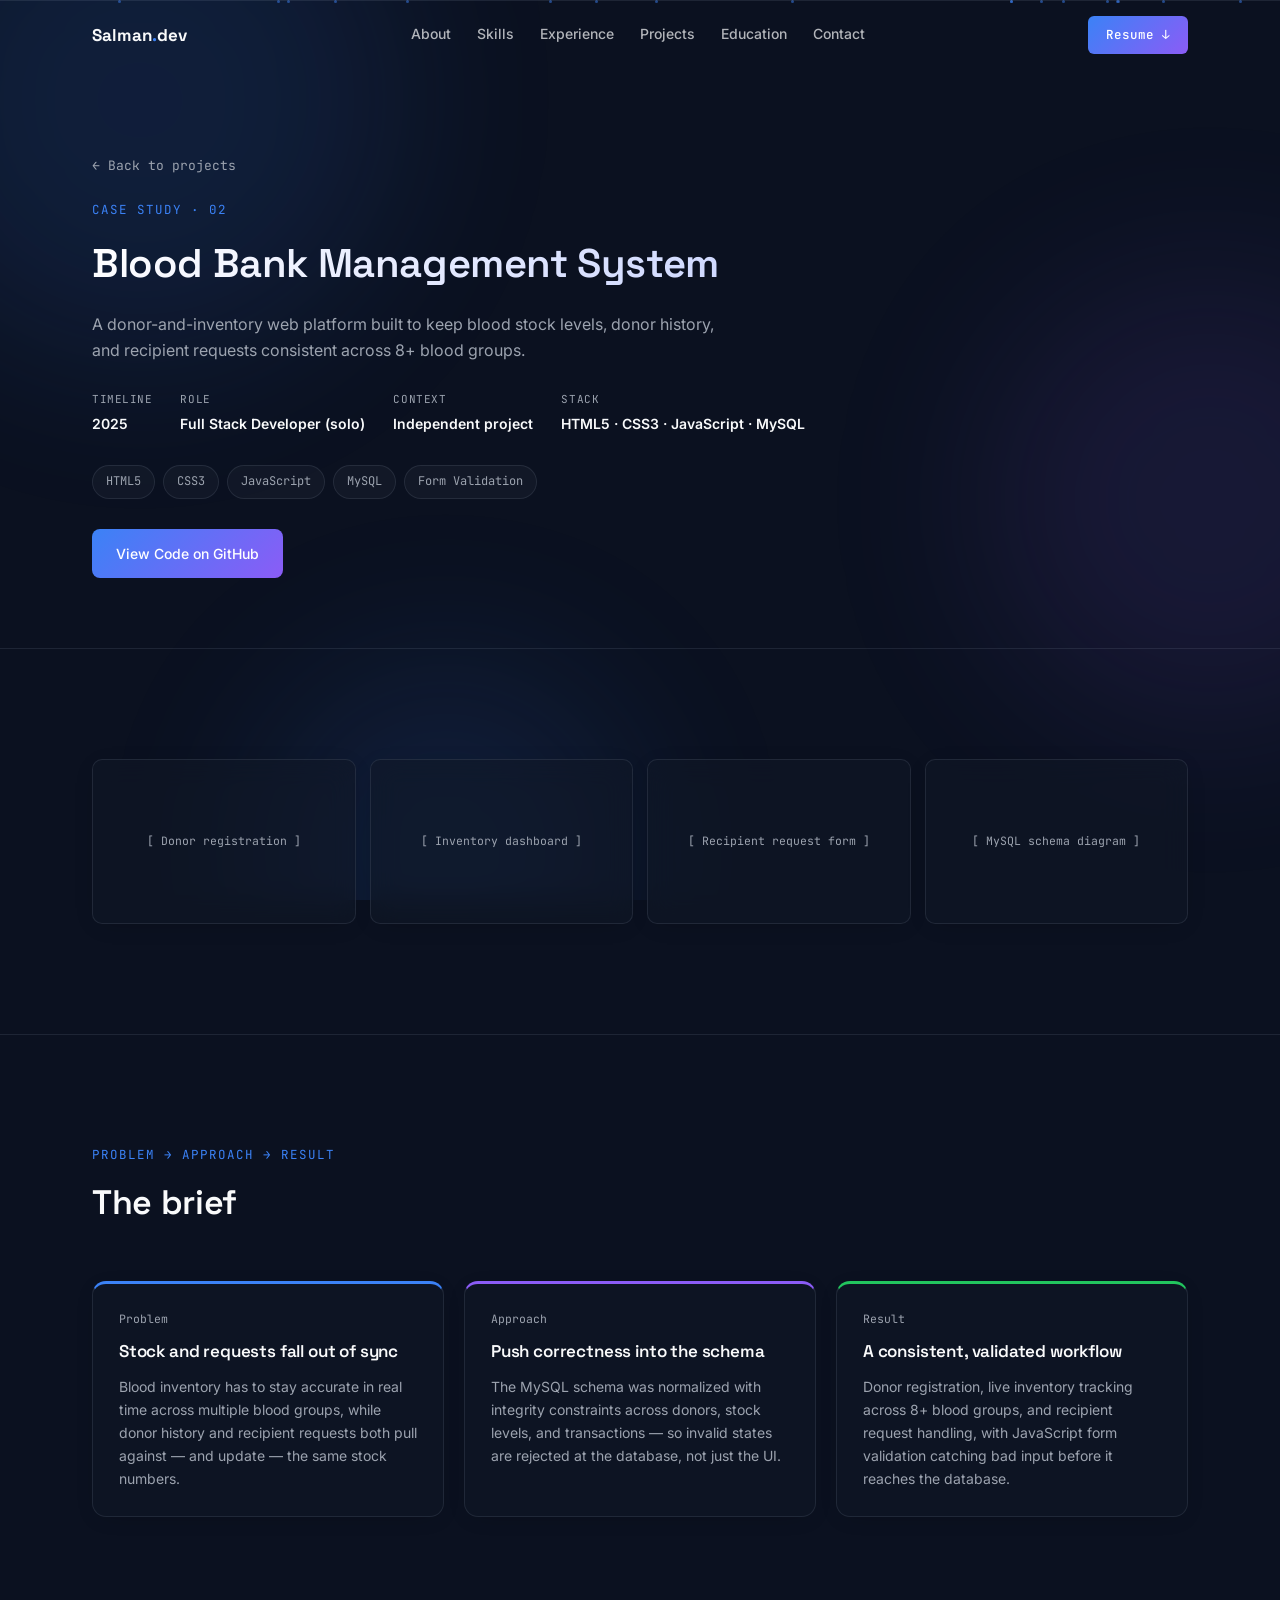
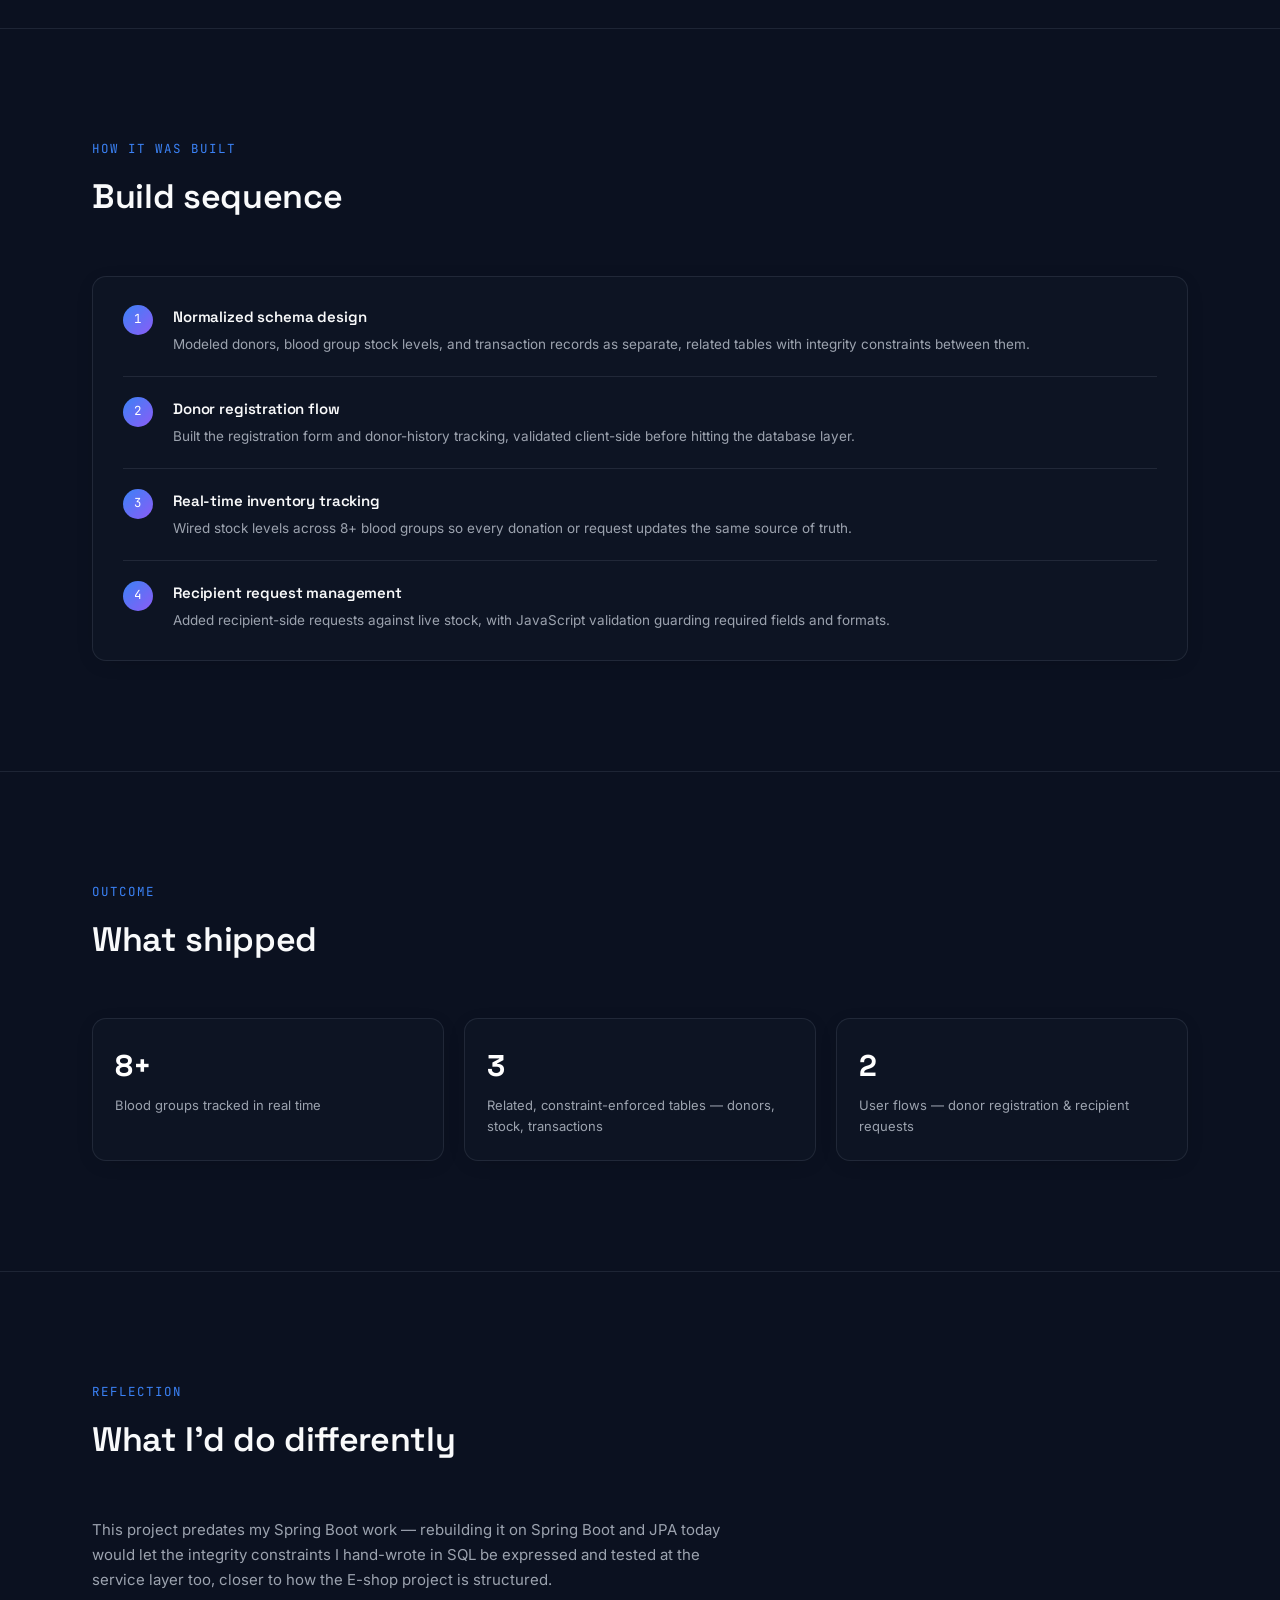
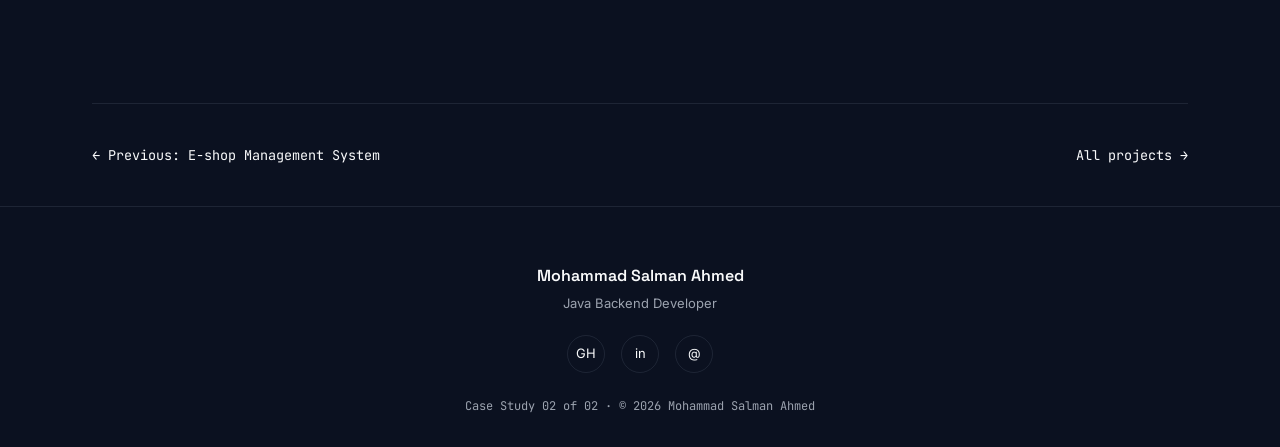
<file: projects/bloodbank.html>
<!DOCTYPE html>
<html lang="en">
<head>
<meta charset="UTF-8">
<meta name="viewport" content="width=device-width, initial-scale=1.0">
<title>Blood Bank Management System — Case Study | Mohammad Salman Ahmed</title>
<link rel="icon" href="data:image/svg+xml,%3Csvg xmlns='http://www.w3.org/2000/svg' viewBox='0 0 100 100'%3E%3Cdefs%3E%3ClinearGradient id='g' x1='0' y1='0' x2='1' y2='1'%3E%3Cstop offset='0' stop-color='%233B82F6'/%3E%3Cstop offset='1' stop-color='%238B5CF6'/%3E%3C/linearGradient%3E%3C/defs%3E%3Crect width='100' height='100' rx='22' fill='%230B1120'/%3E%3Ctext x='50' y='66' font-family='Arial' font-weight='700' font-size='46' fill='url(%23g)' text-anchor='middle'%3EM%3C/text%3E%3C/svg%3E">
<link rel="preconnect" href="https://fonts.googleapis.com">
<link rel="preconnect" href="https://fonts.gstatic.com" crossorigin>
<link href="https://fonts.googleapis.com/css2?family=Inter:wght@300;400;500;600;700&family=Space+Grotesk:wght@500;600;700&family=JetBrains+Mono:wght@400;500&display=swap" rel="stylesheet">
<link rel="stylesheet" href="../style.css">
</head>
<body>

<div class="bg-glow"><span class="b1"></span><span class="b2"></span><span class="b3"></span></div>
<div class="scroll-progress"><div class="scroll-progress-bar" id="progressBar"></div></div>

<header>
  <nav class="wrap">
    <div class="brand">Salman<span class="dot">.</span>dev</div>
    <div class="nav-links">
      <a href="../index.html#about">About</a>
      <a href="../index.html#skills">Skills</a>
      <a href="../index.html#experience">Experience</a>
      <a href="../index.html#projects">Projects</a>
      <a href="../index.html#education">Education</a>
      <a href="../index.html#contact">Contact</a>
    </div>
    <a class="nav-cta" href="../assets/resume/Salman_Resume.pdf" download>Resume ↓</a>
    <button class="nav-toggle" aria-label="Menu"><span></span><span></span><span></span></button>
  </nav>
</header>

<section class="cs-hero">
  <div class="wrap">
    <a class="cs-back" href="../index.html#projects">← Back to projects</a>
    <span class="eyebrow">Case Study · 02</span>
    <h1>Blood Bank Management System</h1>
    <p class="cs-summary">A donor-and-inventory web platform built to keep blood stock levels, donor history, and recipient requests consistent across 8+ blood groups.</p>

    <div class="cs-meta-row">
      <div class="cs-meta"><div class="label">Timeline</div><div class="value">2025</div></div>
      <div class="cs-meta"><div class="label">Role</div><div class="value">Full Stack Developer (solo)</div></div>
      <div class="cs-meta"><div class="label">Context</div><div class="value">Independent project</div></div>
      <div class="cs-meta"><div class="label">Stack</div><div class="value">HTML5 · CSS3 · JavaScript · MySQL</div></div>
    </div>

    <div class="pill-row">
      <span class="pill">HTML5</span><span class="pill">CSS3</span><span class="pill">JavaScript</span><span class="pill">MySQL</span><span class="pill">Form Validation</span>
    </div>

    <div class="btn-row" style="margin-top:30px;">
      <a class="btn btn-primary" href="https://github.com/Mohammad-Salman-Ahmed/blood-bank-management-system" target="_blank" rel="noopener">View Code on GitHub</a>
    </div>
  </div>
</section>

<section>
  <div class="wrap">
    <div class="shot-gallery reveal">
      <div class="glass shot-slot">[ Donor registration ]</div>
      <div class="glass shot-slot">[ Inventory dashboard ]</div>
      <div class="glass shot-slot">[ Recipient request form ]</div>
      <div class="glass shot-slot">[ MySQL schema diagram ]</div>
    </div>
  </div>
</section>

<section>
  <div class="wrap">
    <div class="section-head reveal">
      <span class="eyebrow">Problem → Approach → Result</span>
      <h2>The brief</h2>
    </div>
    <div class="pas-grid">
      <div class="glass pas-card reveal">
        <span class="idx">Problem</span>
        <h3>Stock and requests fall out of sync</h3>
        <p>Blood inventory has to stay accurate in real time across multiple blood groups, while donor history and recipient requests both pull against — and update — the same stock numbers.</p>
      </div>
      <div class="glass pas-card reveal">
        <span class="idx">Approach</span>
        <h3>Push correctness into the schema</h3>
        <p>The MySQL schema was normalized with integrity constraints across donors, stock levels, and transactions — so invalid states are rejected at the database, not just the UI.</p>
      </div>
      <div class="glass pas-card reveal">
        <span class="idx">Result</span>
        <h3>A consistent, validated workflow</h3>
        <p>Donor registration, live inventory tracking across 8+ blood groups, and recipient request handling, with JavaScript form validation catching bad input before it reaches the database.</p>
      </div>
    </div>
  </div>
</section>

<section>
  <div class="wrap">
    <div class="section-head reveal">
      <span class="eyebrow">How it was built</span>
      <h2>Build sequence</h2>
    </div>
    <div class="glass arch-flow reveal" style="padding:8px 30px;">
      <div class="arch-step">
        <div class="arch-num">1</div>
        <div><h4>Normalized schema design</h4><p>Modeled donors, blood group stock levels, and transaction records as separate, related tables with integrity constraints between them.</p></div>
      </div>
      <div class="arch-step">
        <div class="arch-num">2</div>
        <div><h4>Donor registration flow</h4><p>Built the registration form and donor-history tracking, validated client-side before hitting the database layer.</p></div>
      </div>
      <div class="arch-step">
        <div class="arch-num">3</div>
        <div><h4>Real-time inventory tracking</h4><p>Wired stock levels across 8+ blood groups so every donation or request updates the same source of truth.</p></div>
      </div>
      <div class="arch-step">
        <div class="arch-num">4</div>
        <div><h4>Recipient request management</h4><p>Added recipient-side requests against live stock, with JavaScript validation guarding required fields and formats.</p></div>
      </div>
    </div>
  </div>
</section>

<section>
  <div class="wrap">
    <div class="section-head reveal">
      <span class="eyebrow">Outcome</span>
      <h2>What shipped</h2>
    </div>
    <div class="result-grid reveal">
      <div class="glass result-card"><div class="num" data-counter>8+</div><div class="label">Blood groups tracked in real time</div></div>
      <div class="glass result-card"><div class="num" data-counter>3</div><div class="label">Related, constraint-enforced tables — donors, stock, transactions</div></div>
      <div class="glass result-card"><div class="num" data-counter>2</div><div class="label">User flows — donor registration &amp; recipient requests</div></div>
    </div>
  </div>
</section>

<section>
  <div class="wrap">
    <div class="section-head reveal">
      <span class="eyebrow">Reflection</span>
      <h2>What I'd do differently</h2>
    </div>
    <p class="reveal" style="color:var(--muted); font-size:15px; max-width:640px;">This project predates my Spring Boot work — rebuilding it on Spring Boot and JPA today would let the integrity constraints I hand-wrote in SQL be expressed and tested at the service layer too, closer to how the E-shop project is structured.</p>
  </div>
</section>

<div class="wrap">
  <div class="cs-footer-nav" style="border-top:1px solid var(--border);">
    <a href="eshop.html">← Previous: E-shop Management System</a>
    <a href="../index.html#projects">All projects →</a>
  </div>
</div>

<footer>
  <div class="wrap">
    <div class="foot-name">Mohammad Salman Ahmed</div>
    <div class="foot-role">Java Backend Developer</div>
    <div class="foot-social">
      <a href="https://github.com/Mohammad-Salman-Ahmed" target="_blank" rel="noopener" aria-label="GitHub">GH</a>
      <a href="https://www.linkedin.com/in/mohammad-salman-ahmed/" target="_blank" rel="noopener" aria-label="LinkedIn">in</a>
      <a href="mailto:reachmdsalman@gmail.com" aria-label="Email">@</a>
    </div>
    <div class="foot-copy">Case Study 02 of 02 · © 2026 Mohammad Salman Ahmed</div>
  </div>
</footer>

<script src="../script.js"></script>
</body>
</html>
</file>
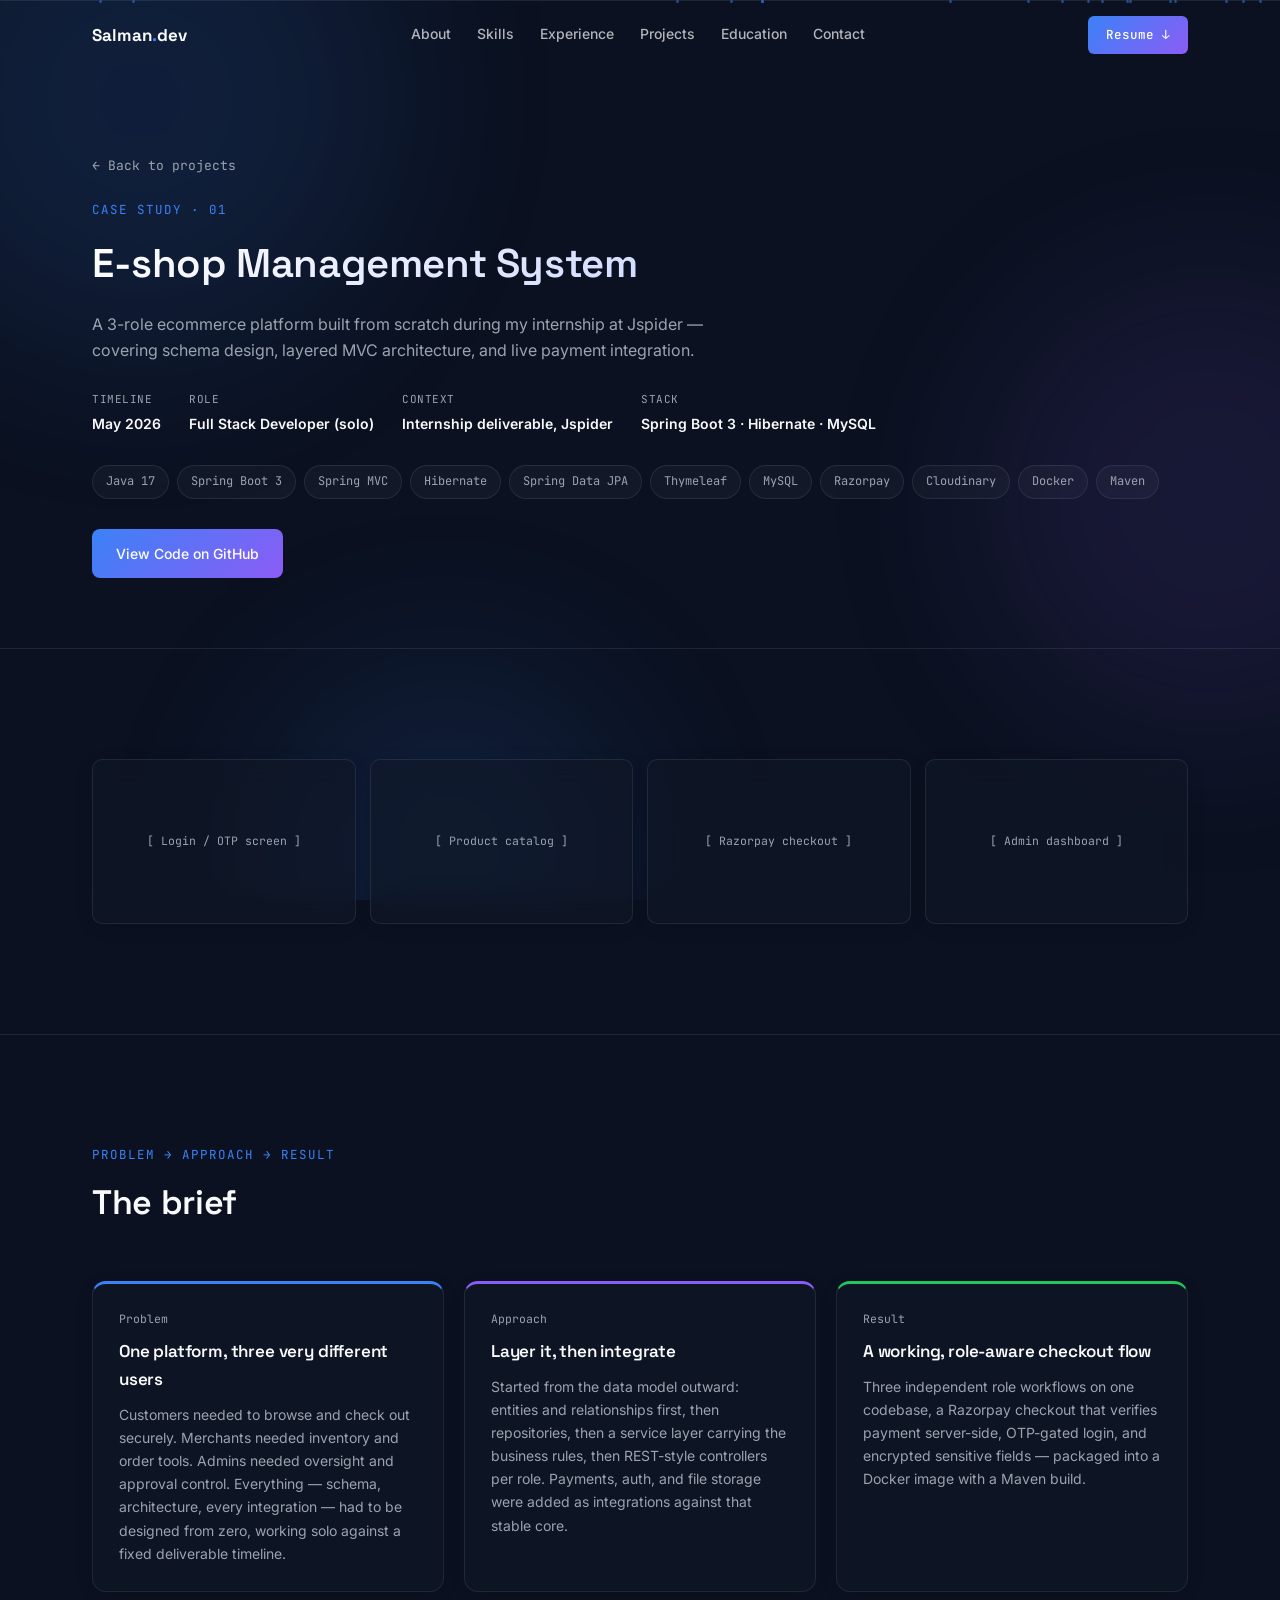
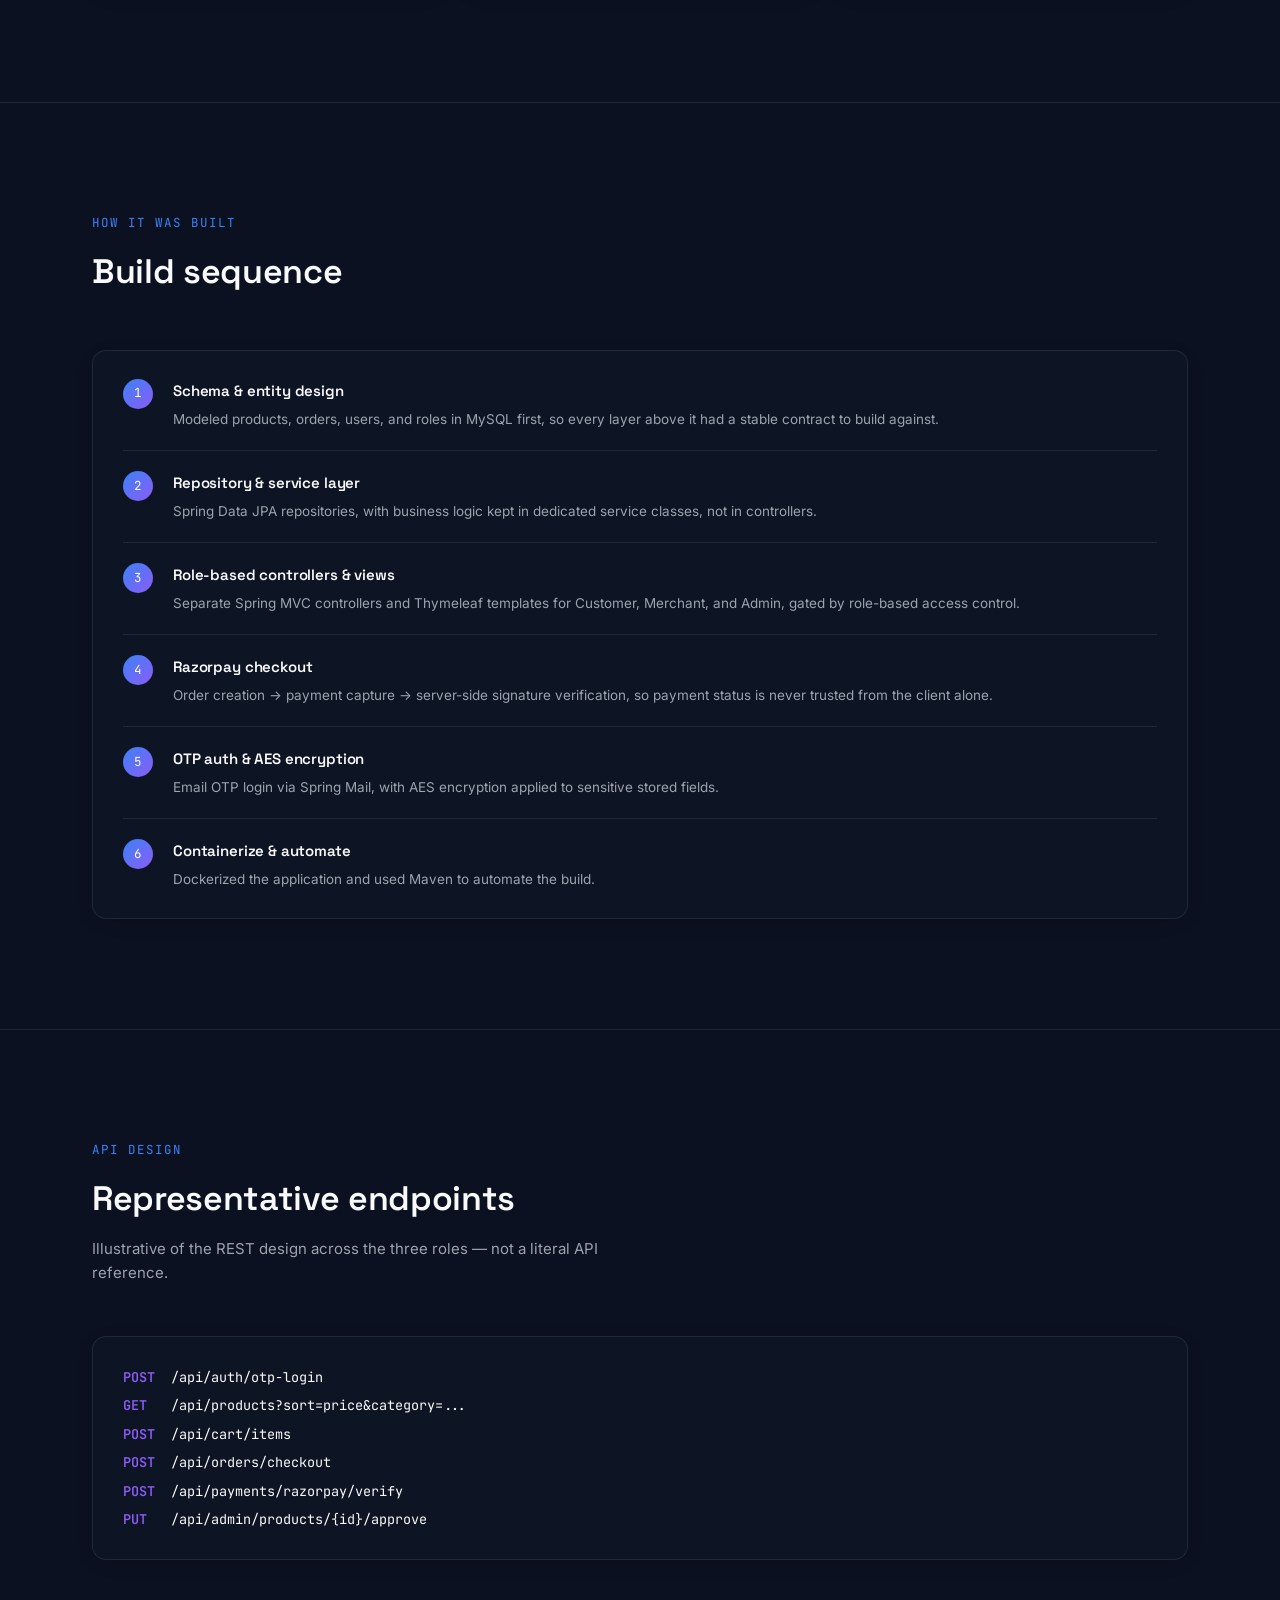
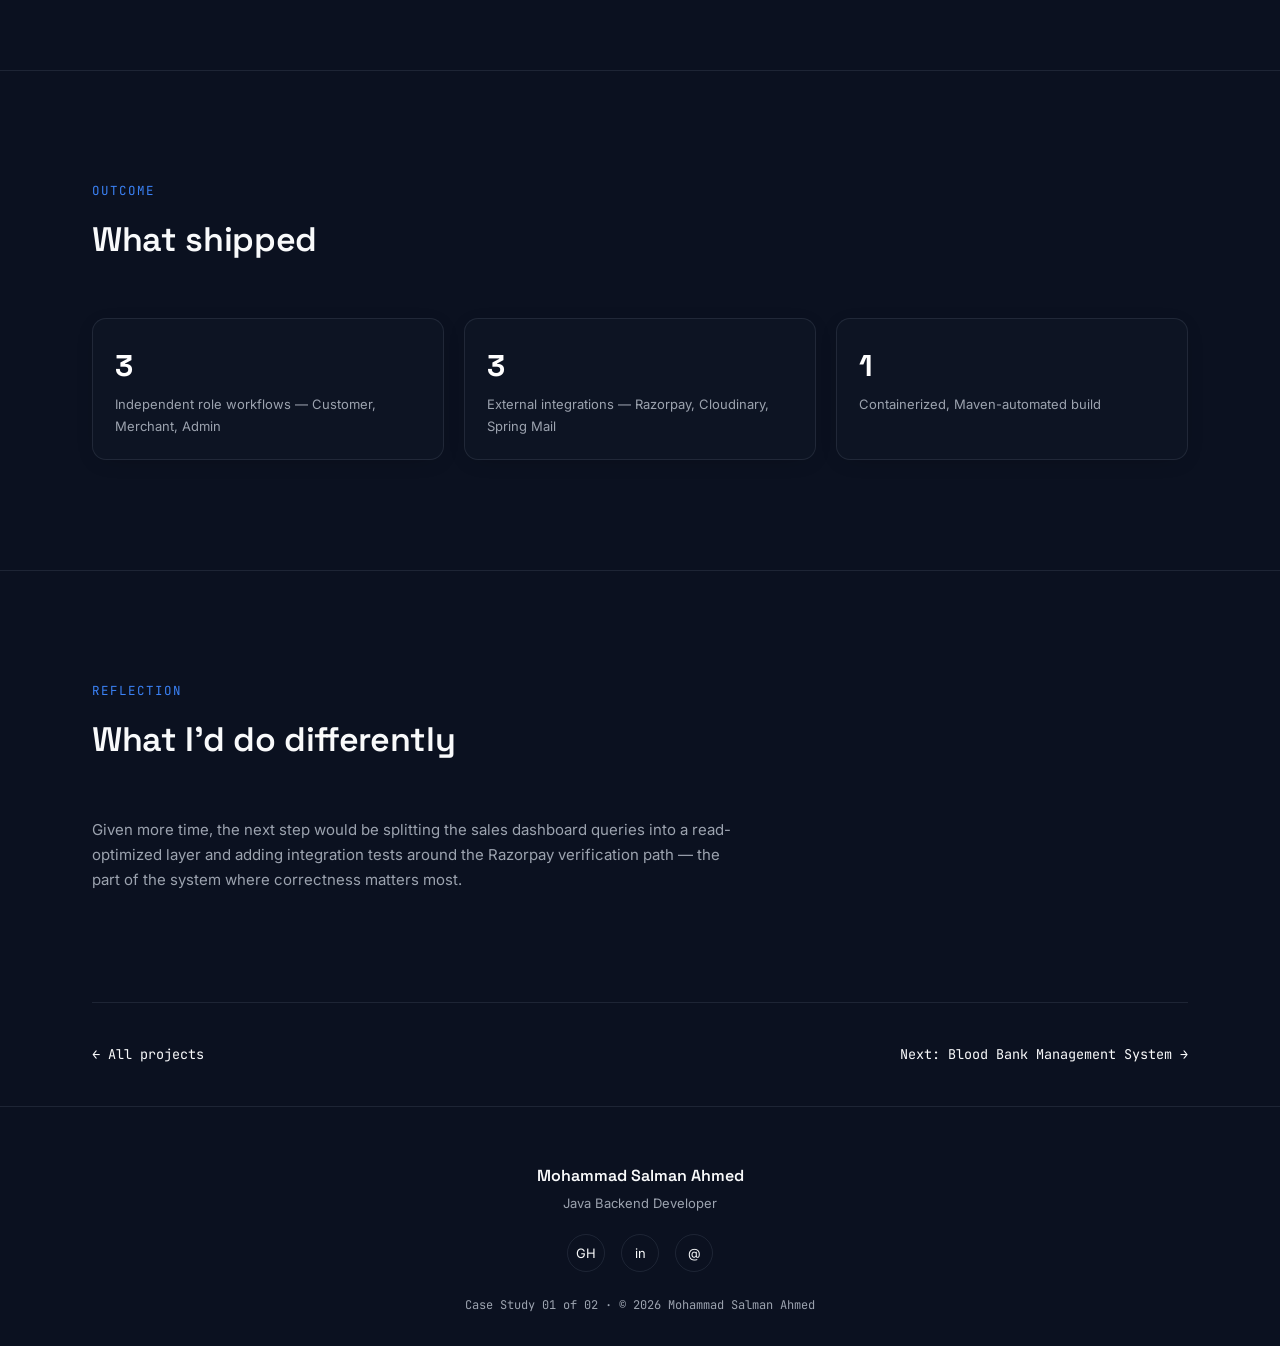
<file: projects/eshop.html>
<!DOCTYPE html>
<html lang="en">
<head>
<meta charset="UTF-8">
<meta name="viewport" content="width=device-width, initial-scale=1.0">
<title>E-shop Management System — Case Study | Mohammad Salman Ahmed</title>
<link rel="icon" href="data:image/svg+xml,%3Csvg xmlns='http://www.w3.org/2000/svg' viewBox='0 0 100 100'%3E%3Cdefs%3E%3ClinearGradient id='g' x1='0' y1='0' x2='1' y2='1'%3E%3Cstop offset='0' stop-color='%233B82F6'/%3E%3Cstop offset='1' stop-color='%238B5CF6'/%3E%3C/linearGradient%3E%3C/defs%3E%3Crect width='100' height='100' rx='22' fill='%230B1120'/%3E%3Ctext x='50' y='66' font-family='Arial' font-weight='700' font-size='46' fill='url(%23g)' text-anchor='middle'%3EM%3C/text%3E%3C/svg%3E">
<link rel="preconnect" href="https://fonts.googleapis.com">
<link rel="preconnect" href="https://fonts.gstatic.com" crossorigin>
<link href="https://fonts.googleapis.com/css2?family=Inter:wght@300;400;500;600;700&family=Space+Grotesk:wght@500;600;700&family=JetBrains+Mono:wght@400;500&display=swap" rel="stylesheet">
<link rel="stylesheet" href="../style.css">
</head>
<body>

<div class="bg-glow"><span class="b1"></span><span class="b2"></span><span class="b3"></span></div>
<div class="scroll-progress"><div class="scroll-progress-bar" id="progressBar"></div></div>

<header>
  <nav class="wrap">
    <div class="brand">Salman<span class="dot">.</span>dev</div>
    <div class="nav-links">
      <a href="../index.html#about">About</a>
      <a href="../index.html#skills">Skills</a>
      <a href="../index.html#experience">Experience</a>
      <a href="../index.html#projects">Projects</a>
      <a href="../index.html#education">Education</a>
      <a href="../index.html#contact">Contact</a>
    </div>
    <a class="nav-cta" href="../assets/resume/Salman_Resume.pdf" download>Resume ↓</a>
    <button class="nav-toggle" aria-label="Menu"><span></span><span></span><span></span></button>
  </nav>
</header>

<section class="cs-hero">
  <div class="wrap">
    <a class="cs-back" href="../index.html#projects">← Back to projects</a>
    <span class="eyebrow">Case Study · 01</span>
    <h1>E-shop Management System</h1>
    <p class="cs-summary">A 3-role ecommerce platform built from scratch during my internship at Jspider — covering schema design, layered MVC architecture, and live payment integration.</p>

    <div class="cs-meta-row">
      <div class="cs-meta"><div class="label">Timeline</div><div class="value">May 2026</div></div>
      <div class="cs-meta"><div class="label">Role</div><div class="value">Full Stack Developer (solo)</div></div>
      <div class="cs-meta"><div class="label">Context</div><div class="value">Internship deliverable, Jspider</div></div>
      <div class="cs-meta"><div class="label">Stack</div><div class="value">Spring Boot 3 · Hibernate · MySQL</div></div>
    </div>

    <div class="pill-row">
      <span class="pill">Java 17</span><span class="pill">Spring Boot 3</span><span class="pill">Spring MVC</span><span class="pill">Hibernate</span><span class="pill">Spring Data JPA</span><span class="pill">Thymeleaf</span><span class="pill">MySQL</span><span class="pill">Razorpay</span><span class="pill">Cloudinary</span><span class="pill">Docker</span><span class="pill">Maven</span>
    </div>

    <div class="btn-row" style="margin-top:30px;">
      <a class="btn btn-primary" href="https://github.com/Mohammad-Salman-Ahmed/E-SHOP-Management-System" target="_blank" rel="noopener">View Code on GitHub</a>
    </div>
  </div>
</section>

<section>
  <div class="wrap">
    <div class="shot-gallery reveal">
      <div class="glass shot-slot">[ Login / OTP screen ]</div>
      <div class="glass shot-slot">[ Product catalog ]</div>
      <div class="glass shot-slot">[ Razorpay checkout ]</div>
      <div class="glass shot-slot">[ Admin dashboard ]</div>
    </div>
  </div>
</section>

<section>
  <div class="wrap">
    <div class="section-head reveal">
      <span class="eyebrow">Problem → Approach → Result</span>
      <h2>The brief</h2>
    </div>
    <div class="pas-grid">
      <div class="glass pas-card reveal">
        <span class="idx">Problem</span>
        <h3>One platform, three very different users</h3>
        <p>Customers needed to browse and check out securely. Merchants needed inventory and order tools. Admins needed oversight and approval control. Everything — schema, architecture, every integration — had to be designed from zero, working solo against a fixed deliverable timeline.</p>
      </div>
      <div class="glass pas-card reveal">
        <span class="idx">Approach</span>
        <h3>Layer it, then integrate</h3>
        <p>Started from the data model outward: entities and relationships first, then repositories, then a service layer carrying the business rules, then REST-style controllers per role. Payments, auth, and file storage were added as integrations against that stable core.</p>
      </div>
      <div class="glass pas-card reveal">
        <span class="idx">Result</span>
        <h3>A working, role-aware checkout flow</h3>
        <p>Three independent role workflows on one codebase, a Razorpay checkout that verifies payment server-side, OTP-gated login, and encrypted sensitive fields — packaged into a Docker image with a Maven build.</p>
      </div>
    </div>
  </div>
</section>

<section>
  <div class="wrap">
    <div class="section-head reveal">
      <span class="eyebrow">How it was built</span>
      <h2>Build sequence</h2>
    </div>
    <div class="glass arch-flow reveal" style="padding:8px 30px;">
      <div class="arch-step">
        <div class="arch-num">1</div>
        <div><h4>Schema &amp; entity design</h4><p>Modeled products, orders, users, and roles in MySQL first, so every layer above it had a stable contract to build against.</p></div>
      </div>
      <div class="arch-step">
        <div class="arch-num">2</div>
        <div><h4>Repository &amp; service layer</h4><p>Spring Data JPA repositories, with business logic kept in dedicated service classes, not in controllers.</p></div>
      </div>
      <div class="arch-step">
        <div class="arch-num">3</div>
        <div><h4>Role-based controllers &amp; views</h4><p>Separate Spring MVC controllers and Thymeleaf templates for Customer, Merchant, and Admin, gated by role-based access control.</p></div>
      </div>
      <div class="arch-step">
        <div class="arch-num">4</div>
        <div><h4>Razorpay checkout</h4><p>Order creation → payment capture → server-side signature verification, so payment status is never trusted from the client alone.</p></div>
      </div>
      <div class="arch-step">
        <div class="arch-num">5</div>
        <div><h4>OTP auth &amp; AES encryption</h4><p>Email OTP login via Spring Mail, with AES encryption applied to sensitive stored fields.</p></div>
      </div>
      <div class="arch-step">
        <div class="arch-num">6</div>
        <div><h4>Containerize &amp; automate</h4><p>Dockerized the application and used Maven to automate the build.</p></div>
      </div>
    </div>
  </div>
</section>

<section>
  <div class="wrap">
    <div class="section-head reveal">
      <span class="eyebrow">API Design</span>
      <h2>Representative endpoints</h2>
      <p class="section-sub">Illustrative of the REST design across the three roles — not a literal API reference.</p>
    </div>
    <div class="glass reveal mono" style="padding:26px 30px; font-size:13.5px; line-height:2.1;">
      <div><span style="color:var(--accent2); font-weight:600;">POST</span> &nbsp;/api/auth/otp-login</div>
      <div><span style="color:var(--accent2); font-weight:600;">GET</span> &nbsp;&nbsp;/api/products?sort=price&amp;category=...</div>
      <div><span style="color:var(--accent2); font-weight:600;">POST</span> &nbsp;/api/cart/items</div>
      <div><span style="color:var(--accent2); font-weight:600;">POST</span> &nbsp;/api/orders/checkout</div>
      <div><span style="color:var(--accent2); font-weight:600;">POST</span> &nbsp;/api/payments/razorpay/verify</div>
      <div><span style="color:var(--accent2); font-weight:600;">PUT</span> &nbsp;&nbsp;/api/admin/products/{id}/approve</div>
    </div>
  </div>
</section>

<section>
  <div class="wrap">
    <div class="section-head reveal">
      <span class="eyebrow">Outcome</span>
      <h2>What shipped</h2>
    </div>
    <div class="result-grid reveal">
      <div class="glass result-card"><div class="num" data-counter>3</div><div class="label">Independent role workflows — Customer, Merchant, Admin</div></div>
      <div class="glass result-card"><div class="num" data-counter>3</div><div class="label">External integrations — Razorpay, Cloudinary, Spring Mail</div></div>
      <div class="glass result-card"><div class="num" data-counter>1</div><div class="label">Containerized, Maven-automated build</div></div>
    </div>
  </div>
</section>

<section>
  <div class="wrap">
    <div class="section-head reveal">
      <span class="eyebrow">Reflection</span>
      <h2>What I'd do differently</h2>
    </div>
    <p class="reveal" style="color:var(--muted); font-size:15px; max-width:640px;">Given more time, the next step would be splitting the sales dashboard queries into a read-optimized layer and adding integration tests around the Razorpay verification path — the part of the system where correctness matters most.</p>
  </div>
</section>

<div class="wrap">
  <div class="cs-footer-nav" style="border-top:1px solid var(--border);">
    <a href="../index.html#projects">← All projects</a>
    <a href="bloodbank.html">Next: Blood Bank Management System →</a>
  </div>
</div>

<footer>
  <div class="wrap">
    <div class="foot-name">Mohammad Salman Ahmed</div>
    <div class="foot-role">Java Backend Developer</div>
    <div class="foot-social">
      <a href="https://github.com/Mohammad-Salman-Ahmed" target="_blank" rel="noopener" aria-label="GitHub">GH</a>
      <a href="https://www.linkedin.com/in/mohammad-salman-ahmed/" target="_blank" rel="noopener" aria-label="LinkedIn">in</a>
      <a href="mailto:reachmdsalman@gmail.com" aria-label="Email">@</a>
    </div>
    <div class="foot-copy">Case Study 01 of 02 · © 2026 Mohammad Salman Ahmed</div>
  </div>
</footer>

<script src="../script.js"></script>
</body>
</html>
</file>
<file: style.css>
:root{
  --bg:#0B1120;
  --bg-alt:#0E1526;
  --card:#111827;
  --card-2:#151E30;
  --border:rgba(148,163,184,0.14);
  --accent:#3B82F6;
  --accent2:#8B5CF6;
  --text:#F9FAFB;
  --muted:#9CA3AF;
  --success:#22C55E;
  --glow-blue:rgba(59,130,246,0.35);
  --glow-purple:rgba(139,92,246,0.30);
}
*{ box-sizing:border-box; margin:0; padding:0; }
html{ scroll-behavior:smooth; }
body{
  background:var(--bg);
  color:var(--text);
  font-family:'Inter', sans-serif;
  line-height:1.65;
  -webkit-font-smoothing:antialiased;
  overflow-x:hidden;
}
@media (prefers-reduced-motion: reduce){
  html{ scroll-behavior:auto; }
  *{ animation:none !important; transition:none !important; }
}
h1,h2,h3,h4{ font-family:'Space Grotesk', sans-serif; font-weight:600; letter-spacing:-0.01em; }
.mono{ font-family:'JetBrains Mono', monospace; }
.wrap{ max-width:1160px; margin:0 auto; padding:0 32px; position:relative; }
a{ color:inherit; text-decoration:none; }
ul{ list-style:none; }
img{ max-width:100%; display:block; }

::-webkit-scrollbar{ width:10px; }
::-webkit-scrollbar-track{ background:var(--bg); }
::-webkit-scrollbar-thumb{ background:var(--border); border-radius:6px; }
::-webkit-scrollbar-thumb:hover{ background:var(--accent); }

/* ===== LOADING SCREEN ===== */
#loader{
  position:fixed; inset:0; z-index:999; background:var(--bg);
  display:flex; flex-direction:column; align-items:center; justify-content:center; gap:18px;
  transition:opacity .5s ease, visibility .5s ease;
}
#loader.hidden{ opacity:0; visibility:hidden; }
.loader-mark{
  font-family:'JetBrains Mono', monospace; font-size:13px; color:var(--muted);
  display:flex; align-items:center; gap:10px;
}
.loader-dot{ width:8px; height:8px; border-radius:50%; background:var(--accent); animation:pulse 1s ease-in-out infinite; }
@keyframes pulse{ 0%,100%{ opacity:.3; transform:scale(.8); } 50%{ opacity:1; transform:scale(1.15); } }
.loader-bar{ width:200px; height:2px; background:var(--border); border-radius:2px; overflow:hidden; }
.loader-bar-fill{ height:100%; width:0%; background:linear-gradient(90deg, var(--accent), var(--accent2)); animation:loadFill 1.1s ease forwards; }
@keyframes loadFill{ to{ width:100%; } }

/* ===== BACKGROUND AMBIENCE ===== */
.bg-glow{ position:fixed; inset:0; z-index:0; pointer-events:none; overflow:hidden; }
.bg-glow span{
  position:absolute; border-radius:50%; filter:blur(90px); opacity:0.35;
}
.bg-glow .b1{ width:520px; height:520px; background:var(--glow-blue); top:-160px; left:-120px; animation:drift1 26s ease-in-out infinite alternate; }
.bg-glow .b2{ width:460px; height:460px; background:var(--glow-purple); top:30%; right:-160px; animation:drift2 30s ease-in-out infinite alternate; }
.bg-glow .b3{ width:380px; height:380px; background:var(--glow-blue); bottom:-140px; left:20%; animation:drift1 22s ease-in-out infinite alternate-reverse; }
@keyframes drift1{ to{ transform:translate(40px,30px); } }
@keyframes drift2{ to{ transform:translate(-50px,40px); } }
.particle{ position:absolute; width:3px; height:3px; background:var(--accent); border-radius:50%; opacity:.5; animation:floatUp linear infinite; }
@keyframes floatUp{ from{ transform:translateY(0); opacity:0; } 10%{ opacity:.6; } 90%{ opacity:.4; } to{ transform:translateY(-100vh); opacity:0; } }

/* ===== SCROLL PROGRESS ===== */
.scroll-progress{ position:fixed; top:0; left:0; right:0; height:3px; z-index:200; }
.scroll-progress-bar{ height:100%; width:0%; background:linear-gradient(90deg, var(--accent), var(--accent2)); transition:width .1s linear; }

/* ===== NAV ===== */
header{
  position:fixed; top:0; left:0; right:0; z-index:100;
  background:transparent; border-bottom:1px solid transparent;
  transition:background .3s ease, border-color .3s ease, padding .3s ease;
}
header.scrolled{
  background:rgba(11,17,32,0.75); backdrop-filter:blur(14px); -webkit-backdrop-filter:blur(14px);
  border-bottom:1px solid var(--border);
}
nav.wrap{ display:flex; align-items:center; justify-content:space-between; height:70px; transition:height .25s ease; }
header.scrolled nav.wrap{ height:62px; }
.brand{ font-family:'Space Grotesk', sans-serif; font-weight:700; font-size:17px; z-index:5; }
.brand .dot{ color:var(--accent); }
.nav-links{ display:flex; gap:26px; font-size:14px; font-weight:500; }
.nav-links a{ opacity:0.7; transition:opacity .15s, color .15s; position:relative; padding-bottom:3px; }
.nav-links a::after{ content:""; position:absolute; left:0; bottom:0; width:0; height:1.5px; background:linear-gradient(90deg,var(--accent),var(--accent2)); transition:width .25s ease; }
.nav-links a:hover{ opacity:1; }
.nav-links a.active{ opacity:1; color:#fff; }
.nav-links a.active::after{ width:100%; }
.nav-cta{
  font-family:'JetBrains Mono', monospace; font-size:12.5px; font-weight:500;
  background:linear-gradient(135deg, var(--accent), var(--accent2)); color:#fff; padding:9px 18px; border-radius:6px;
  transition:transform .15s ease, box-shadow .15s ease;
}
.nav-cta:hover{ transform:translateY(-2px); box-shadow:0 10px 26px -6px var(--glow-blue); }
.nav-toggle{ display:none; background:none; border:none; cursor:pointer; z-index:5; padding:6px; }
.nav-toggle span{ display:block; width:22px; height:2px; background:var(--text); margin:5px 0; transition:transform .25s ease, opacity .2s ease; }
.nav-toggle.active span:nth-child(1){ transform:translateY(7px) rotate(45deg); }
.nav-toggle.active span:nth-child(2){ opacity:0; }
.nav-toggle.active span:nth-child(3){ transform:translateY(-7px) rotate(-45deg); }

/* ===== BUTTONS ===== */
.btn-row{ display:flex; gap:14px; flex-wrap:wrap; }
.btn{
  padding:13px 24px; border-radius:8px; font-size:14px; font-weight:500;
  display:inline-flex; align-items:center; gap:8px; transition:transform .18s ease, box-shadow .18s ease, background .18s ease, border-color .18s ease;
  position:relative;
}
.btn-primary{ background:linear-gradient(135deg, var(--accent), var(--accent2)); color:#fff; }
.btn-primary:hover{ transform:translateY(-2px); box-shadow:0 14px 30px -10px var(--glow-blue); }
.btn-glass{ background:rgba(255,255,255,0.04); border:1px solid var(--border); color:var(--text); backdrop-filter:blur(8px); }
.btn-glass:hover{ border-color:var(--accent); transform:translateY(-2px); background:rgba(59,130,246,0.08); }

/* ===== GLASS CARD BASE ===== */
.glass{
  background:rgba(17,24,39,0.55);
  border:1px solid var(--border);
  border-radius:14px;
  backdrop-filter:blur(14px); -webkit-backdrop-filter:blur(14px);
  box-shadow:0 4px 24px -12px rgba(0,0,0,0.4);
}
.tilt-card{ position:relative; overflow:hidden; will-change:transform; transition:transform .25s cubic-bezier(.2,.8,.2,1), box-shadow .25s ease, border-color .2s ease; }
.tilt-card::before{
  content:""; position:absolute; inset:0; z-index:0; opacity:0; pointer-events:none;
  background:radial-gradient(240px circle at var(--mx,50%) var(--my,50%), rgba(59,130,246,0.14), transparent 60%);
  transition:opacity .3s ease;
}
.tilt-card:hover::before{ opacity:1; }
.tilt-card:hover{ box-shadow:0 24px 50px -20px rgba(59,130,246,0.25); border-color:rgba(59,130,246,0.35); }
.tilt-card > *{ position:relative; z-index:1; }

/* ===== SECTIONS ===== */
section{ padding:110px 0; border-top:1px solid var(--border); position:relative; z-index:1; }
.section-head{ margin-bottom:50px; text-align:left; }
.eyebrow{
  font-family:'JetBrains Mono', monospace; font-size:12.5px; color:var(--accent);
  letter-spacing:0.08em; text-transform:uppercase; margin-bottom:10px; display:block;
}
.section-head h2{ font-size:clamp(26px, 3.4vw, 34px); }
.section-sub{ color:var(--muted); font-size:15px; margin-top:10px; max-width:520px; }

/* ===== HERO ===== */
.hero{ min-height:100vh; display:flex; align-items:center; padding:140px 0 80px; position:relative; }
.hero-grid{ display:grid; grid-template-columns:1.15fr 0.85fr; gap:56px; align-items:center; }
.greeting{ font-size:16px; color:var(--muted); margin-bottom:10px; }
.hero h1{ font-size:clamp(34px, 5.2vw, 54px); line-height:1.08; margin-bottom:8px; background:linear-gradient(135deg,#fff 40%, #C7D2FE 100%); -webkit-background-clip:text; background-clip:text; color:transparent; }
.hero-title{ font-size:clamp(19px, 2.4vw, 24px); font-family:'Space Grotesk', sans-serif; color:var(--accent); margin-bottom:18px; min-height:32px; }
.hero-title .cursor{ display:inline-block; width:2px; background:var(--accent); margin-left:2px; animation:blink 0.9s step-end infinite; }
@keyframes blink{ 50%{ opacity:0; } }
.pill-row{ display:flex; flex-wrap:wrap; gap:8px; margin-bottom:22px; }
.pill{ font-family:'JetBrains Mono', monospace; font-size:12px; border:1px solid var(--border); background:rgba(255,255,255,0.03); border-radius:20px; padding:6px 13px; color:var(--muted); transition:all .2s ease; }
.pill:hover{ border-color:var(--accent); color:#fff; transform:translateY(-2px); }
.hero p.sub{ font-size:15.5px; color:var(--muted); max-width:480px; margin-bottom:30px; }
.hero-stats{ display:grid; grid-template-columns:repeat(4,auto); gap:28px; margin-top:44px; }
.hero-stat .num{ font-family:'Space Grotesk', sans-serif; font-size:24px; font-weight:700; color:#fff; }
.hero-stat .label{ font-size:11.5px; color:var(--muted); text-transform:uppercase; letter-spacing:.04em; margin-top:2px; }
.scroll-cue{ position:absolute; bottom:28px; left:50%; transform:translateX(-50%); text-align:center; font-family:'JetBrains Mono', monospace; font-size:11.5px; color:var(--muted); }
.scroll-cue .arrow{ display:block; margin:6px auto 0; width:14px; height:14px; border-right:2px solid var(--muted); border-bottom:2px solid var(--muted); transform:rotate(45deg); animation:bob 1.6s ease-in-out infinite; }
@keyframes bob{ 0%,100%{ transform:rotate(45deg) translate(0,0); } 50%{ transform:rotate(45deg) translate(4px,4px); } }


/* ===== PROFESSIONAL PROFILE PHOTO ===== */

.photo-frame {
    width: 280px;
    height: 280px;
    aspect-ratio: 1 / 1;
    border-radius: 50%;
    margin: 0 auto 65px;
    padding: 4px;
    position: relative;
    background: linear-gradient(
        135deg,
        var(--accent),
        var(--accent2)
    );
    animation: none;
    z-index: 2;
    flex-shrink: 0;
}

.photo-frame::after {
    content: "";
    position: absolute;
    inset: -14px;
    border-radius: 50%;
    background: inherit;
    filter: blur(30px);
    opacity: 0.4;
    z-index: -1;
}

.photo-inner {
    width: 100%;
    height: 100%;
    border-radius: 50%;
    overflow: hidden;
    position: relative;
    background: var(--card);
}

.photo-inner img {
    position: absolute;
    inset: 0;
    width: 100%;
    height: 100%;
    max-width: none;
    object-fit: cover;
    object-position: center 20%;
    border-radius: 50%;
    display: block;
}

/* ===== API CARD SPACING ===== */

.api-card {
    margin-top: 0;
    padding: 16px 18px;
    position: relative;
    z-index: 1;
}

.api-line{ font-family:'JetBrains Mono', monospace; font-size:12.5px; display:flex; gap:10px; align-items:center; margin-bottom:6px; opacity:0; animation:apiIn .4s ease forwards; }
.api-line:nth-child(1){ animation-delay:.2s; }
.api-line:nth-child(2){ animation-delay:.9s; }
@keyframes apiIn{ to{ opacity:1; } }
.api-method{ color:var(--accent2); font-weight:600; }
.api-path{ color:var(--muted); }
.api-status{ color:var(--success); font-weight:600; }

/* ===== ABOUT ===== */
.about-grid{ display:grid; grid-template-columns:1.2fr 0.8fr; gap:48px; }
.about-grid p{ color:var(--muted); font-size:15.5px; margin-bottom:16px; max-width:560px; }
.chip-row{ display:flex; flex-wrap:wrap; gap:9px; margin-top:6px; }
.chip{ font-family:'JetBrains Mono', monospace; font-size:12px; background:rgba(255,255,255,0.03); border:1px solid var(--border); border-radius:6px; padding:6px 11px; color:var(--text); transition:border-color .15s ease, transform .15s ease; }
.chip:hover{ border-color:var(--accent); transform:translateY(-2px); }
.chip.learning{ color:var(--accent2); border-color:rgba(139,92,246,0.3); }
.subhead{ font-family:'Space Grotesk', sans-serif; font-size:14.5px; font-weight:600; margin:22px 0 10px; color:var(--text); }
.fact-card{ padding:24px; margin-bottom:16px; }
.fact-row{ display:flex; justify-content:space-between; padding:10px 0; border-bottom:1px solid var(--border); font-size:13.5px; }
.fact-row:last-child{ border-bottom:none; }
.fact-row .k{ color:var(--muted); }
.fact-row .v{ font-weight:500; }

/* ===== SKILLS ===== */
.skills-grid{ display:grid; grid-template-columns:repeat(3, 1fr); gap:20px; }
.skill-card{ padding:26px; }
.skill-card .cat-label{ font-family:'JetBrains Mono', monospace; font-size:11px; color:var(--accent); text-transform:uppercase; letter-spacing:.06em; margin-bottom:6px; display:block; }
.skill-card h3{ font-size:17px; margin-bottom:14px; }
.skill-item{ display:flex; justify-content:space-between; align-items:center; padding:8px 0; border-bottom:1px solid var(--border); font-size:13.5px; }
.skill-item:last-child{ border-bottom:none; }
.level{ font-family:'JetBrains Mono', monospace; font-size:10.5px; padding:3px 9px; border-radius:20px; }
.level.advanced{ background:rgba(34,197,94,0.12); color:var(--success); }
.level.intermediate{ background:rgba(59,130,246,0.12); color:var(--accent); }
.level.learning{ background:rgba(139,92,246,0.12); color:var(--accent2); }
.skill-card.wide{ grid-column:span 3; }
.skill-card.wide .chip-row{ margin-top:4px; }

/* ===== EXPERIENCE / TIMELINE ===== */
.timeline{ position:relative; padding-left:32px; margin-bottom:56px; }
.timeline::before{ content:""; position:absolute; left:6px; top:6px; bottom:6px; width:2px; background:linear-gradient(var(--accent), var(--accent2)); }
.tl-item{ position:relative; padding-bottom:34px; }
.tl-item:last-child{ padding-bottom:0; }
.tl-item::before{ content:""; position:absolute; left:-32px; top:3px; width:12px; height:12px; border-radius:50%; background:var(--bg); border:2px solid var(--accent); }
.tl-year{ font-family:'JetBrains Mono', monospace; font-size:12px; color:var(--accent); margin-bottom:4px; }
.tl-title{ font-family:'Space Grotesk', sans-serif; font-size:16px; font-weight:600; }
.tl-desc{ font-size:13.5px; color:var(--muted); margin-top:3px; }

.exp-block{ padding:30px 32px; border-left:3px solid var(--accent); }
.exp-top{ display:flex; justify-content:space-between; flex-wrap:wrap; gap:8px; margin-bottom:6px; }
.exp-role{ font-size:18px; font-weight:600; font-family:'Space Grotesk', sans-serif; }
.exp-date{ font-family:'JetBrains Mono', monospace; font-size:12.5px; color:var(--accent); }
.exp-company{ color:var(--muted); font-size:14.5px; margin-bottom:16px; }
.exp-block ul{ display:flex; flex-direction:column; gap:10px; margin-bottom:16px; }
.exp-block li{ font-size:14px; color:var(--text); padding-left:20px; position:relative; }
.exp-block li::before{ content:"▸"; position:absolute; left:0; color:var(--accent); }

/* ===== PROJECTS ===== */
.proj-grid{ display:grid; grid-template-columns:1fr 1fr; gap:24px; }
.proj-card{ padding:0; display:flex; flex-direction:column; overflow:hidden; }
.proj-shot{
  height:150px; background:linear-gradient(135deg, rgba(59,130,246,0.18), rgba(139,92,246,0.14));
  display:flex; align-items:center; justify-content:center; border-bottom:1px solid var(--border);
  font-family:'JetBrains Mono', monospace; font-size:12px; color:var(--muted);
}
.proj-body{ padding:26px; display:flex; flex-direction:column; flex-grow:1; }
.proj-head{ display:flex; justify-content:space-between; align-items:flex-start; margin-bottom:6px; }
.proj-card h3{ font-size:18px; }
.proj-date{ font-family:'JetBrains Mono', monospace; font-size:11.5px; color:var(--muted); white-space:nowrap; margin-left:10px; }
.proj-card .chip-row{ margin:10px 0 14px; }
.proj-card ul{ display:flex; flex-direction:column; gap:8px; margin-bottom:20px; flex-grow:1; }
.proj-card li{ font-size:13.5px; color:var(--muted); padding-left:16px; position:relative; }
.proj-card li::before{ content:"—"; position:absolute; left:0; color:var(--accent); }
.proj-link-row{ display:flex; gap:18px; flex-wrap:wrap; }
.proj-link{ font-family:'JetBrains Mono', monospace; font-size:12.5px; color:var(--accent); font-weight:500; display:inline-flex; align-items:center; gap:5px; transition:gap .15s ease, color .15s ease; }
.proj-link:hover{ gap:9px; color:var(--accent2); }

/* ===== EDUCATION / CERTS ===== */
.edu-cert-grid{ display:grid; grid-template-columns:1fr 1fr; gap:24px; }
.edu-item{ padding:24px; margin-bottom:16px; }
.edu-item .school{ font-weight:600; font-size:15px; }
.edu-item .degree{ color:var(--muted); font-size:13.5px; margin:3px 0 10px; }
.badge{ font-family:'JetBrains Mono', monospace; font-size:12px; background:linear-gradient(135deg,var(--accent),var(--accent2)); color:#fff; padding:4px 10px; border-radius:20px; font-weight:600; display:inline-block; }
.cert-list{ display:flex; flex-direction:column; gap:12px; padding:24px; }
.cert-list li{ font-size:13.5px; padding-left:22px; position:relative; color:var(--text); }
.cert-list li::before{ content:"✓"; position:absolute; left:0; color:var(--success); font-weight:700; }

/* ===== CONTACT ===== */
.contact-grid{ display:grid; grid-template-columns:0.9fr 1.1fr; gap:48px; }
.contact-list{ display:flex; flex-direction:column; gap:16px; margin-top:24px; }
.contact-row{ display:flex; align-items:center; gap:12px; font-family:'JetBrains Mono', monospace; font-size:13.5px; }
.contact-row .ico{ width:34px; height:34px; border-radius:8px; background:rgba(59,130,246,0.1); display:flex; align-items:center; justify-content:center; flex-shrink:0; color:var(--accent); font-size:15px; }
.contact-list a:hover{ color:var(--accent); }
.form-card{ padding:30px; }
.form-row{ margin-bottom:16px; }
.form-row label{ display:block; font-size:12.5px; color:var(--muted); margin-bottom:6px; font-family:'JetBrains Mono', monospace; }
.form-row input, .form-row textarea{
  width:100%; background:rgba(255,255,255,0.03); border:1px solid var(--border); border-radius:8px;
  padding:12px 14px; color:var(--text); font-family:'Inter', sans-serif; font-size:14px; resize:vertical;
  transition:border-color .2s ease;
}
.form-row input:focus, .form-row textarea:focus{ outline:none; border-color:var(--accent); }
.form-note{ font-size:12px; color:var(--muted); margin-top:10px; }

/* ===== FOOTER ===== */
footer{ padding:56px 0 30px; border-top:1px solid var(--border); text-align:center; position:relative; z-index:1; }
.foot-name{ font-family:'Space Grotesk', sans-serif; font-size:16px; font-weight:600; margin-bottom:4px; }
.foot-role{ font-size:13px; color:var(--muted); margin-bottom:20px; }
.foot-social{ display:flex; gap:16px; justify-content:center; margin-bottom:24px; }
.foot-social a{ width:38px; height:38px; border-radius:50%; border:1px solid var(--border); display:flex; align-items:center; justify-content:center; font-size:13px; transition:border-color .2s ease, transform .2s ease; }
.foot-social a:hover{ border-color:var(--accent); transform:translateY(-3px); }
.foot-copy{ font-size:12px; color:var(--muted); font-family:'JetBrains Mono', monospace; }

.reveal{ opacity:0; transform:translateY(20px); transition:opacity .6s ease, transform .6s ease; }
.reveal.in{ opacity:1; transform:translateY(0); }
.reveal-stagger.in > *{ animation:staggerIn .5s ease forwards; }
.reveal-stagger.in > *:nth-child(1){ animation-delay:.05s; }
.reveal-stagger.in > *:nth-child(2){ animation-delay:.12s; }
.reveal-stagger.in > *:nth-child(3){ animation-delay:.19s; }
.reveal-stagger.in > *:nth-child(4){ animation-delay:.26s; }
.reveal-stagger.in > *:nth-child(5){ animation-delay:.33s; }
@keyframes staggerIn{ from{ opacity:0; transform:translateY(14px); } to{ opacity:1; transform:translateY(0); } }


@media (max-width:900px) {
    .hero-grid,
    .about-grid,
    .contact-grid {
        grid-template-columns: 1fr;
    }

    .hero-grid {
        text-align: left;
    }

    .hero {
        min-height: auto;
        padding: 120px 0 60px;
    }

    /* Profile photo positioning on mobile */
    .hero-grid > div:nth-child(2) {
        grid-row: 1;
    }

    .photo-frame {
        width: 200px;
        height: 200px;
        margin: 0 auto 45px;
    }

    .skills-grid {
        grid-template-columns: 1fr;
    }

    .skill-card.wide {
        grid-column: span 1;
    }

    .hero-stats {
        grid-template-columns: repeat(2, auto);
        row-gap: 20px;
    }

    section {
        padding: 70px 0;
    }
}

@media (max-width:760px){
  .nav-links{
    display:flex; flex-direction:column; gap:0; position:fixed; top:70px; left:0; right:0;
    background:rgba(11,17,32,0.98); backdrop-filter:blur(14px); border-bottom:1px solid var(--border);
    max-height:0; overflow:hidden; opacity:0; transition:max-height .3s ease, opacity .25s ease; padding:0 32px;
  }
  .nav-links.mobile-open{ max-height:340px; opacity:1; padding:14px 32px 22px; }
  .nav-links a{ padding:12px 0; border-bottom:1px solid var(--border); opacity:1; }
  .nav-toggle{ display:block; }
  .nav-cta{ display:none; }
  .proj-grid, .edu-cert-grid{ grid-template-columns:1fr; }
}

/* ===== CASE STUDY PAGES ===== */
.cs-hero{ padding:150px 0 70px; }
.cs-back{ font-family:'JetBrains Mono', monospace; font-size:13px; color:var(--muted); display:inline-flex; align-items:center; gap:6px; margin-bottom:24px; transition:gap .15s ease, color .15s ease; }
.cs-back:hover{ color:var(--accent); gap:10px; }
.cs-hero h1{ font-size:clamp(28px,4vw,40px); margin-bottom:14px; max-width:720px; background:linear-gradient(135deg,#fff, #C7D2FE); -webkit-background-clip:text; background-clip:text; color:transparent; }
.cs-meta-row{ display:flex; gap:28px; flex-wrap:wrap; margin:26px 0 30px; }
.cs-meta .label{ font-family:'JetBrains Mono', monospace; font-size:11px; color:var(--muted); text-transform:uppercase; letter-spacing:.05em; margin-bottom:4px; }
.cs-meta .value{ font-size:14px; font-weight:600; }
.cs-summary{ font-size:16px; color:var(--muted); max-width:640px; margin-bottom:26px; }

.pas-grid{ display:grid; grid-template-columns:repeat(3, 1fr); gap:20px; }
.pas-card{ padding:26px; border-top:3px solid var(--accent); }
.pas-card:nth-child(2){ border-top-color:var(--accent2); }
.pas-card:nth-child(3){ border-top-color:var(--success); }
.pas-card .idx{ font-family:'JetBrains Mono', monospace; font-size:11.5px; color:var(--muted); margin-bottom:8px; display:block; }
.pas-card h3{ font-size:17px; margin-bottom:10px; }
.pas-card p{ font-size:14px; color:var(--muted); }

.arch-flow{ display:flex; flex-direction:column; }
.arch-step{ display:flex; gap:20px; align-items:flex-start; padding:20px 0; border-bottom:1px solid var(--border); transition:padding-left .2s ease; }
.arch-step:hover{ padding-left:8px; }
.arch-step:last-child{ border-bottom:none; }
.arch-num{ font-family:'JetBrains Mono', monospace; font-size:12.5px; color:#fff; background:linear-gradient(135deg,var(--accent),var(--accent2)); border-radius:50%; width:30px; height:30px; display:flex; align-items:center; justify-content:center; flex-shrink:0; }
.arch-step h4{ font-size:15px; margin-bottom:4px; }
.arch-step p{ font-size:13.5px; color:var(--muted); }

.result-grid{ display:grid; grid-template-columns:repeat(3, 1fr); gap:20px; }
.result-card{ padding:22px; }
.result-card .num{ font-family:'Space Grotesk', sans-serif; font-size:clamp(26px,3vw,30px); font-weight:700; color:#fff; }
.result-card .label{ font-size:13px; color:var(--muted); margin-top:4px; }

.cs-footer-nav{ display:flex; justify-content:space-between; align-items:center; padding:40px 0; flex-wrap:wrap; gap:12px; }
.cs-footer-nav a{ font-family:'JetBrains Mono', monospace; font-size:13.5px; transition:color .15s ease; }
.cs-footer-nav a:hover{ color:var(--accent); }

@media (max-width:760px){
  .pas-grid, .result-grid{ grid-template-columns:1fr; }
  .cs-hero{ padding:120px 0 50px; }
}

/* screenshot gallery for case studies */
.shot-gallery{ display:grid; grid-template-columns:repeat(4, 1fr); gap:14px; }
.shot-slot{
  aspect-ratio:16/10; border-radius:10px; display:flex; align-items:center; justify-content:center;
  font-family:'JetBrains Mono', monospace; font-size:11.5px; color:var(--muted); text-align:center; padding:10px;
}
@media (max-width:760px){ .shot-gallery{ grid-template-columns:repeat(2, 1fr); } }

/* GitHub stats cards — clean, evenly separated */
.stats-card{ padding:20px; display:flex; align-items:center; justify-content:center; overflow:hidden; min-height:200px; }
.stats-card img{ width:100%; height:auto; }
</file>
